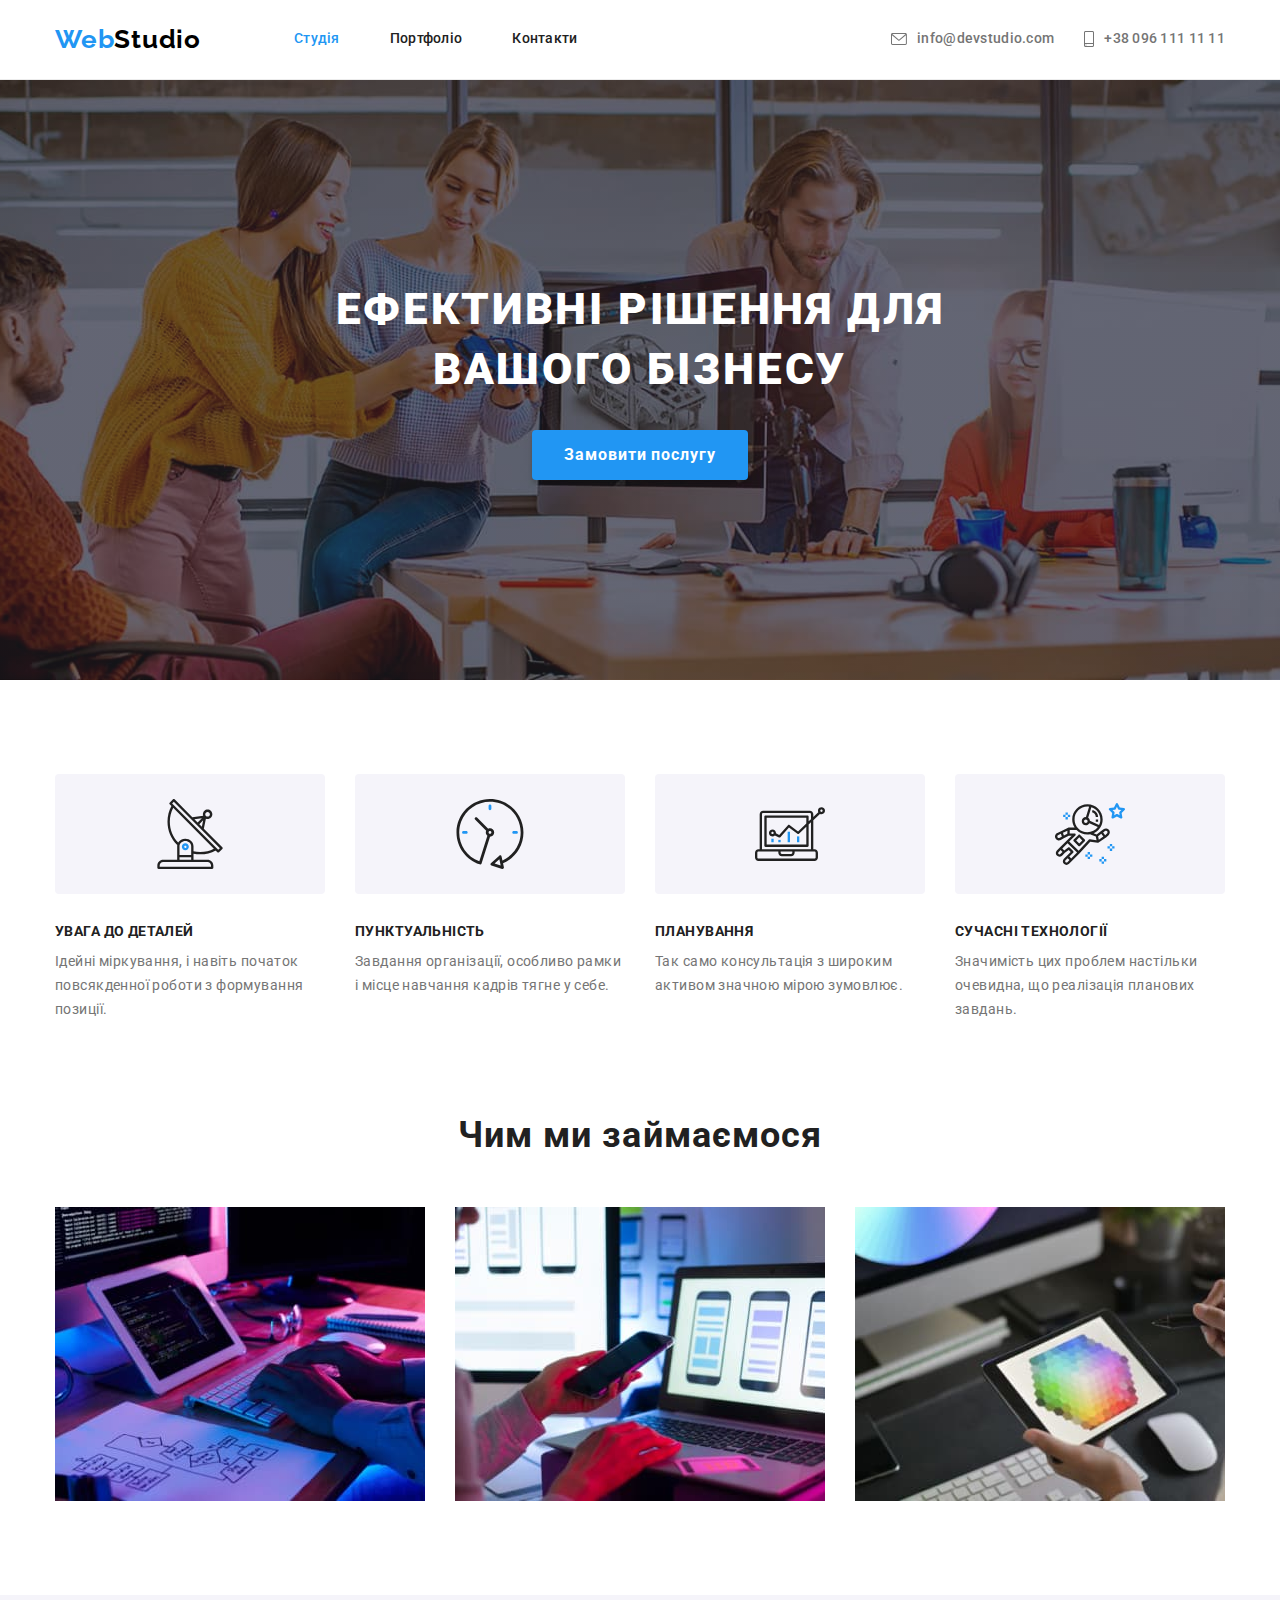
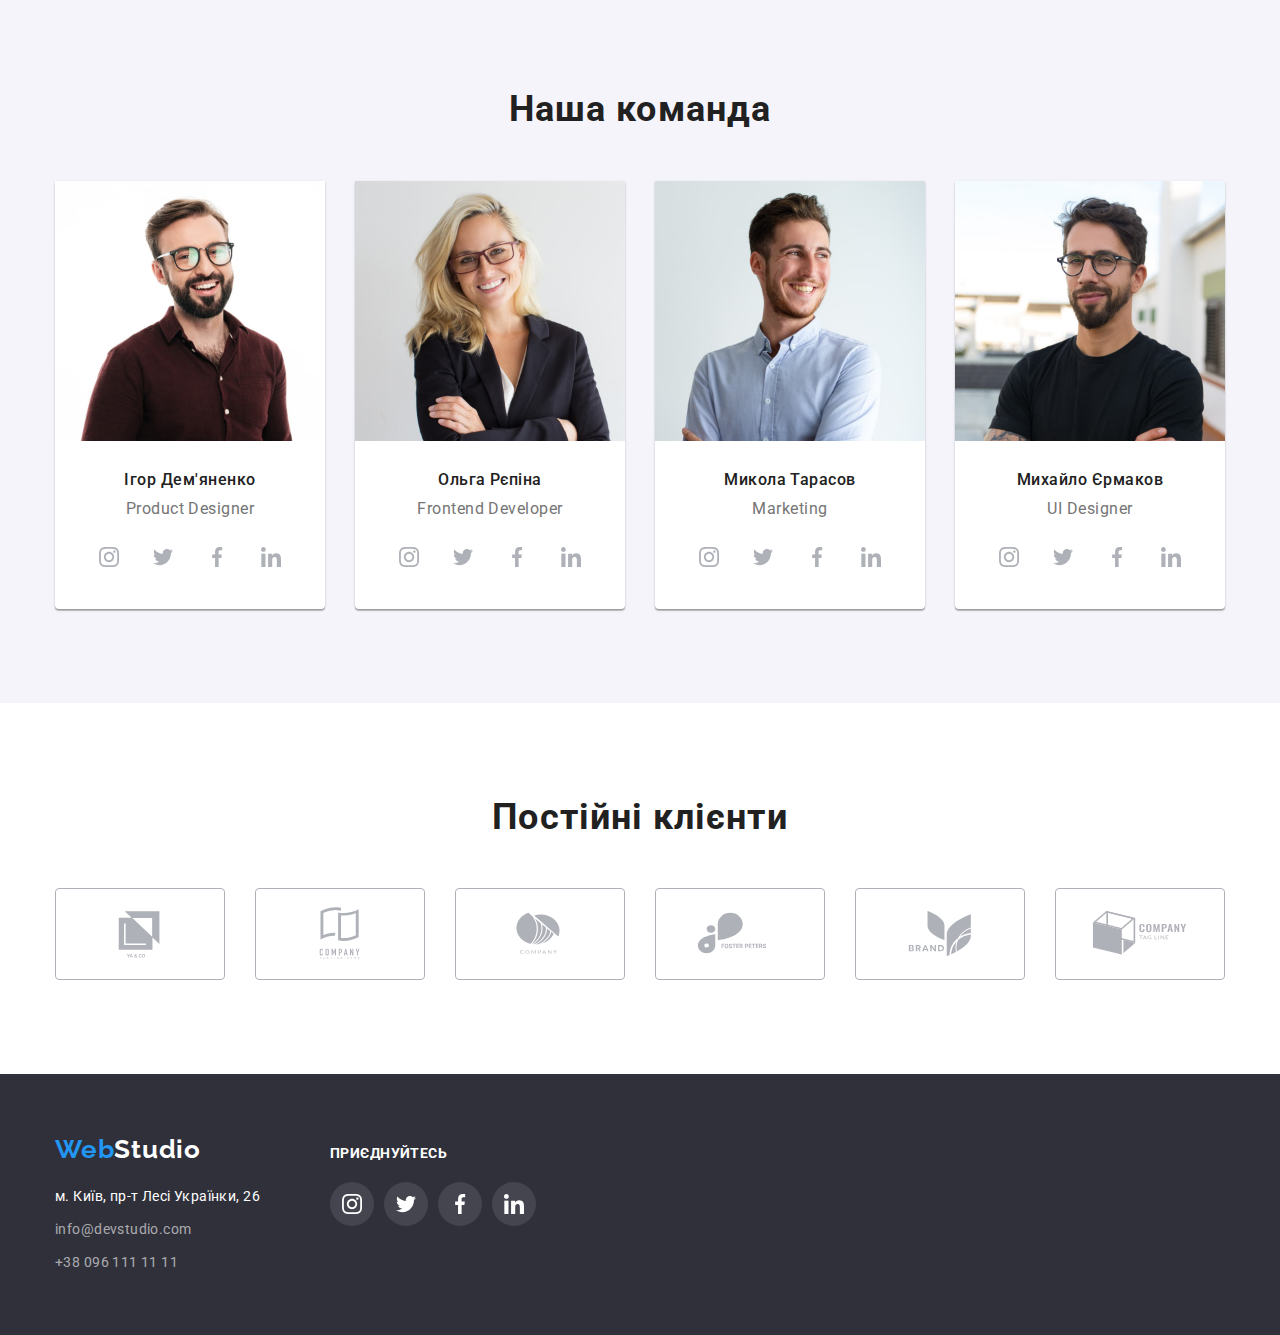
<file: index.html>
<!DOCTYPE html>
<html lang="uk">
  <head>
    <meta charset="UTF-8" />
    <meta name="viewport" content="width=device-width, initial-scale=1.0" />
    <title>WebStudio</title>
    <link rel="preconnect" href="https://fonts.googleapis.com" />
    <link rel="preconnect" href="https://fonts.gstatic.com" crossorigin />
    <link
      href="https://fonts.googleapis.com/css2?family=Raleway:wght@700&family=Roboto:wght@400;500;700;900&display=swap"
      rel="stylesheet"
    />
    <link
      rel="stylesheet"
      href="https://cdnjs.cloudflare.com/ajax/libs/modern-normalize/1.0.0/modern-normalize.min.css"
    />
    <link rel="stylesheet" href="./css/styles.css" />
  </head>
  <body>
    <!--Шапка сайту-->
    <header class="header">
      <div class="container header-container">
        <nav class="header-navigation">
          <a href="./index.html" class="header-logo link"
            ><span class="logo-blue">Web</span>Studio</a
          >

          <ul class="header-menu list">
            <li class="header-menu-item">
              <a href="./index.html" class="header-link link current">Студія</a>
            </li>
            <li class="header-menu-item">
              <a href="./portfolio.html" class="header-link link">Портфоліо</a>
            </li>
            <li class="header-menu-item">
              <a href="" class="header-link link">Контакти</a>
            </li>
          </ul>
        </nav>
        <ul class="header-container list">
          <li class="header-container-item">
            <a href="mailto:info@devstudio.com" class="email link">
              <svg class="header-icon" width="16" height="12">
                <use href="./images/icons.svg#icon-envelope"></use>
              </svg>
              info@devstudio.com</a
            >
          </li>
          <li class="header-container-item">
            <a href="tel:+380961111111" class="tel link">
              <svg class="header-icon" width="10" height="16">
                <use href="./images/icons.svg#icon-smartphone"></use>
              </svg>
              +38 096 111 11 11</a
            >
          </li>
        </ul>
      </div>
    </header>

    <main>
      <!--Герой-->
      <section class="hero section">
        <div class="container">
          <h1 class="hero-title">Ефективні рішення для вашого бізнесу</h1>
          <button type="button" class="hero-btn">Замовити послугу</button>
        </div>
      </section>

      <!--Переваги-->
      <section class="section benefits-container">
        <div class="container">
          <h2 class="hidden-header">Переваги</h2>
          <ul class="benefits list">
            <li class="benefits-list">
              <div class="benefits-wrap">
                <svg class="benefits-icon" width="70" height="70">
                  <use href="./images/icons.svg#icon-antenna"></use>
                </svg>
              </div>
              <h3 class="benefits-title">Увага до деталей</h3>
              <p class="benefits-desc">
                Ідейні міркування, і навіть початок повсякденної роботи з
                формування позиції.
              </p>
            </li>

            <li class="benefits-list">
              <div class="benefits-wrap">
                <svg class="benefits-icon" width="70" height="70">
                  <use href="./images/icons.svg#icon-clock"></use>
                </svg>
              </div>
              <h3 class="benefits-title">Пунктуальність</h3>
              <p class="benefits-desc">
                Завдання організації, особливо рамки і місце навчання кадрів
                тягне у себе.
              </p>
            </li>

            <li class="benefits-list">
              <div class="benefits-wrap">
                <svg class="benefits-icon" width="70" height="70">
                  <use href="./images/icons.svg#icon-diagram"></use>
                </svg>
              </div>
              <h3 class="benefits-title">Планування</h3>
              <p class="benefits-desc">
                Так само консультація з широким активом значною мірою зумовлює.
              </p>
            </li>

            <li class="benefits-list">
              <div class="benefits-wrap">
                <svg class="benefits-icon" width="70" height="70">
                  <use href="./images/icons.svg#icon-astronaut"></use>
                </svg>
              </div>
              <h3 class="benefits-title">Сучасні технології</h3>
              <p class="benefits-desc">
                Значимість цих проблем настільки очевидна, що реалізація
                планових завдань.
              </p>
            </li>
          </ul>
        </div>
      </section>

      <!--Чим ми займаємось-->
      <section class="section">
        <div class="container">
          <h2 class="activity-title">Чим ми займаємося</h2>

          <ul class="activity-list list">
            <li class="activity-list-item">
              <img
                src="./images/box1.jpg"
                alt="Людина працює за комп'ютором"
                width="370"
                height="294"
              />
            </li>

            <li class="activity-list-item">
              <img
                src="./images/box2.jpg"
                alt="Людина з телефоном за комп'ютором"
                width="370"
                height="294"
              />
            </li>

            <li class="activity-list-item">
              <img
                src="./images/box3.jpg"
                alt="Людина вибирає колір на колірному колі"
                width="370"
                height="294"
              />
            </li>
          </ul>
        </div>
      </section>

      <!--Наша команда-->
      <section class="section team">
        <div class="container">
          <h2 class="team-title">Наша команда</h2>
          <ul class="team-list list">
            <li class="team-list-item">
              <img
                src="./images/team1.jpg"
                alt="Фото Ігора Дем'яненко"
                width="270"
                height="260"
              />
              <div class="team-desc">
                <h3 class="team-name">Ігор Дем'яненко</h3>
                <p class="team-job-title" lang="en">Product Designer</p>
                <ul class="team-soc-list list">
                  <li class="team-soc-item">
                    <a href="" class="team-soc-link link">
                      <svg class="team-soc-icon" width="20" height="20">
                        <use href="./images/icons.svg#icon-instagram"></use>
                      </svg>
                    </a>
                  </li>
                  <li class="team-soc-item">
                    <a href="" class="team-soc-link link">
                      <svg class="team-soc-icon" width="20" height="20">
                        <use href="./images/icons.svg#icon-twitter"></use>
                      </svg>
                    </a>
                  </li>
                  <li class="team-soc-item">
                    <a href="" class="team-soc-link link">
                      <svg class="team-soc-icon" width="20" height="20">
                        <use href="./images/icons.svg#icon-facebook"></use>
                      </svg>
                    </a>
                  </li>
                  <li class="team-soc-item">
                    <a href="" class="team-soc-link link">
                      <svg class="team-soc-icon" width="20" height="20">
                        <use href="./images/icons.svg#icon-linkedin"></use>
                      </svg>
                    </a>
                  </li>
                </ul>
              </div>
            </li>

            <li class="team-list-item">
              <img
                src="./images/team2.jpg"
                alt="Фото Ольги Рєпіной"
                width="270"
                height="260"
              />
              <div class="team-desc">
                <h3 class="team-name">Ольга Рєпіна</h3>
                <p class="team-job-title" lang="en">Frontend Developer</p>
                <ul class="team-soc-list list">
                  <li class="team-soc-item">
                    <a href="" class="team-soc-link link">
                      <svg class="team-soc-icon" width="20" height="20">
                        <use href="./images/icons.svg#icon-instagram"></use>
                      </svg>
                    </a>
                  </li>
                  <li class="team-soc-item">
                    <a href="" class="team-soc-link link">
                      <svg class="team-soc-icon" width="20" height="20">
                        <use href="./images/icons.svg#icon-twitter"></use>
                      </svg>
                    </a>
                  </li>
                  <li class="team-soc-item">
                    <a href="" class="team-soc-link link">
                      <svg class="team-soc-icon" width="20" height="20">
                        <use href="./images/icons.svg#icon-facebook"></use>
                      </svg>
                    </a>
                  </li>
                  <li class="team-soc-item">
                    <a href="" class="team-soc-link link">
                      <svg class="team-soc-icon" width="20" height="20">
                        <use href="./images/icons.svg#icon-linkedin"></use>
                      </svg>
                    </a>
                  </li>
                </ul>
              </div>
            </li>

            <li class="team-list-item">
              <img
                src="./images/team3.jpg"
                alt="Фото Миколи Тарасова"
                width="270"
                height="260"
              />
              <div class="team-desc">
                <h3 class="team-name">Микола Тарасов</h3>
                <p class="team-job-title" lang="en">Marketing</p>
                <ul class="team-soc-list list">
                  <li class="team-soc-item">
                    <a href="" class="team-soc-link link">
                      <svg class="team-soc-icon" width="20" height="20">
                        <use href="./images/icons.svg#icon-instagram"></use>
                      </svg>
                    </a>
                  </li>
                  <li class="team-soc-item">
                    <a href="" class="team-soc-link link">
                      <svg class="team-soc-icon" width="20" height="20">
                        <use href="./images/icons.svg#icon-twitter"></use>
                      </svg>
                    </a>
                  </li>
                  <li class="team-soc-item">
                    <a href="" class="team-soc-link link">
                      <svg class="team-soc-icon" width="20" height="20">
                        <use href="./images/icons.svg#icon-facebook"></use>
                      </svg>
                    </a>
                  </li>
                  <li class="team-soc-item">
                    <a href="" class="team-soc-link link">
                      <svg class="team-soc-icon" width="20" height="20">
                        <use href="./images/icons.svg#icon-linkedin"></use>
                      </svg>
                    </a>
                  </li>
                </ul>
              </div>
            </li>

            <li class="team-list-item">
              <img
                src="./images/team4.jpg"
                alt="Фото Михайла Єрмакова"
                width="270"
                height="260"
              />
              <div class="team-desc">
                <h3 class="team-name">Михайло Єрмаков</h3>
                <p class="team-job-title" lang="en">UI Designer</p>
                <ul class="team-soc-list list">
                  <li class="team-soc-item">
                    <a href="" class="team-soc-link link">
                      <svg class="team-soc-icon" width="20" height="20">
                        <use href="./images/icons.svg#icon-instagram"></use>
                      </svg>
                    </a>
                  </li>
                  <li class="team-soc-item">
                    <a href="" class="team-soc-link link">
                      <svg class="team-soc-icon" width="20" height="20">
                        <use href="./images/icons.svg#icon-twitter"></use>
                      </svg>
                    </a>
                  </li>
                  <li class="team-soc-item">
                    <a href="" class="team-soc-link link">
                      <svg class="team-soc-icon" width="20" height="20">
                        <use href="./images/icons.svg#icon-facebook"></use>
                      </svg>
                    </a>
                  </li>
                  <li class="team-soc-item">
                    <a href="" class="team-soc-link link">
                      <svg class="team-soc-icon" width="20" height="20">
                        <use href="./images/icons.svg#icon-linkedin"></use>
                      </svg>
                    </a>
                  </li>
                </ul>
              </div>
            </li>
          </ul>
        </div>
      </section>
      <!--Постійні клієнти-->
      <section class="clients">
        <div class="container">
          <h2 class="clients-title">Постійні клієнти</h2>
          <ul class="clients-list list">
            <li class="clients-item">
              <a href="" class="clients-link link">
                <svg class="clients-icon" width="106" height="60">
                  <use href="./images/icons.svg#icon-Logo1"></use>
                </svg>
              </a>
            </li>
            <li class="clients-item">
              <a href="" class="clients-link link">
                <svg class="clients-icon" width="106" height="60">
                  <use href="./images/icons.svg#icon-Logo2"></use>
                </svg>
              </a>
            </li>
            <li class="clients-item">
              <a href="" class="clients-link link">
                <svg class="clients-icon" width="106" height="60">
                  <use href="./images/icons.svg#icon-Logo3"></use>
                </svg>
              </a>
            </li>
            <li class="clients-item">
              <a href="" class="clients-link link">
                <svg class="clients-icon" width="106" height="60">
                  <use href="./images/icons.svg#icon-Logo4"></use>
                </svg>
              </a>
            </li>
            <li class="clients-item">
              <a href="" class="clients-link link">
                <svg class="clients-icon" width="106" height="60">
                  <use href="./images/icons.svg#icon-Logo5"></use>
                </svg>
              </a>
            </li>
            <li class="clients-item">
              <a href="" class="clients-link link">
                <svg class="clients-icon" width="106" height="60">
                  <use href="./images/icons.svg#icon-Logo6"></use>
                </svg>
              </a>
            </li>
          </ul>
        </div>
      </section>
    </main>

    <!--Футер-->
    <footer class="footer">
      <div class="container footer-box">
        <div class="address-wrap">
          <a href="./index.html" class="footer-logo link"
            ><span class="logo-blue">Web</span>Studio</a
          >
          <address class="address">
            <ul class="footer-list list">
              <li class="footer-list-item">
                <a
                  href="https://goo.gl/maps/aMhtWL836HwHcXeD8"
                  target="_blank"
                  class="address-footer link"
                  rel="noopener noreferrel nofollow"
                  >м. Київ, пр-т Лесі Українки, 26</a
                >
              </li>
              <li class="footer-list-item">
                <a href="mailto:info@devstudio.com" class="footer-email link"
                  >info@devstudio.com</a
                >
              </li>
              <li class="footer-list-item">
                <a href="tel:+380961111111" class="footer-tel link"
                  >+38 096 111 11 11</a
                >
              </li>
            </ul>
          </address>
        </div>
        <div class="soc-wrap">
          <p class="share-header">приєднуйтесь</p>
          <ul class="footer-soc-list list">
            <li class="footer-soc-item">
              <a href="" class="footer-soc-link link">
                <svg class="footer-soc-icon" width="20" height="20">
                  <use href="./images/icons.svg#icon-instagram"></use>
                </svg>
              </a>
            </li>
            <li class="footer-soc-item">
              <a href="" class="footer-soc-link link">
                <svg class="footer-soc-icon" width="20" height="20">
                  <use href="./images/icons.svg#icon-twitter"></use>
                </svg>
              </a>
            </li>
            <li class="footer-soc-item">
              <a href="" class="footer-soc-link link">
                <svg class="footer-soc-icon" width="20" height="20">
                  <use href="./images/icons.svg#icon-facebook"></use>
                </svg>
              </a>
            </li>
            <li class="footer-soc-item">
              <a href="" class="footer-soc-link link">
                <svg class="footer-soc-icon" width="20" height="20">
                  <use href="./images/icons.svg#icon-linkedin"></use>
                </svg>
              </a>
            </li>
          </ul>
        </div>
      </div>
    </footer>
  </body>
</html>
</file>
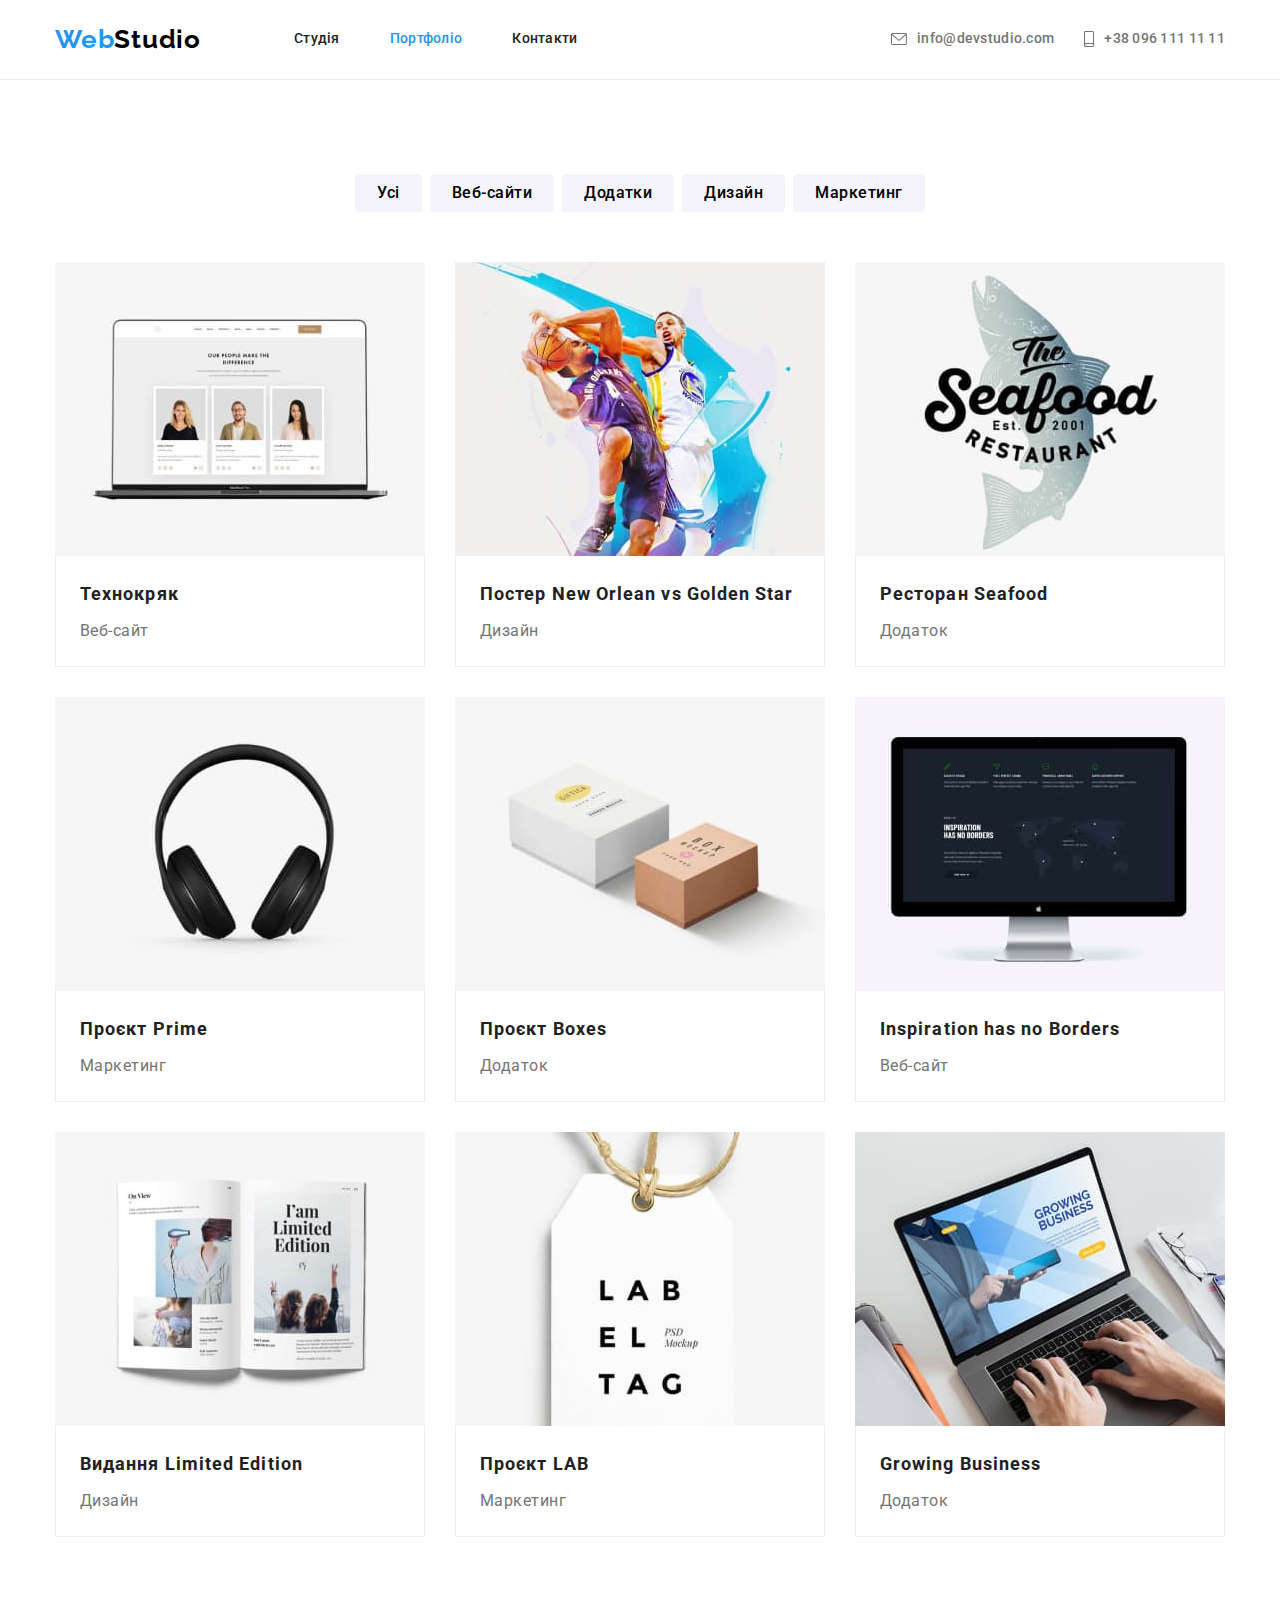
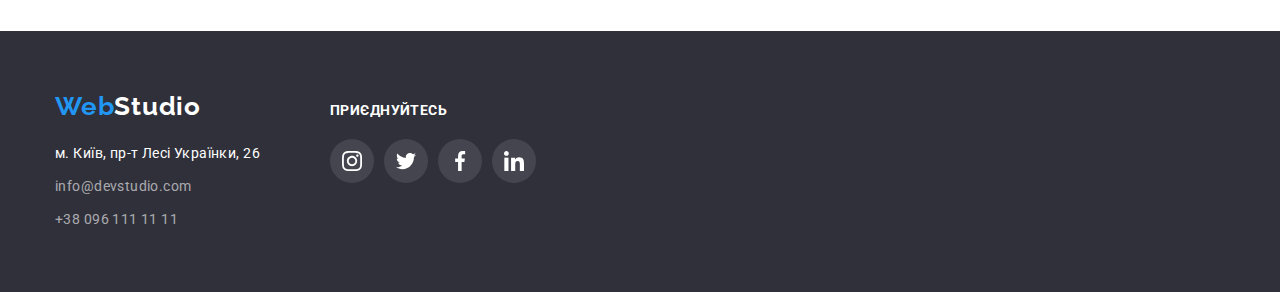
<file: portfolio.html>
<!DOCTYPE html>
<html lang="uk">
  <head>
    <meta charset="UTF-8" />
    <meta name="viewport" content="width=device-width, initial-scale=1.0" />
    <title>WebStudio</title>
    <link rel="preconnect" href="https://fonts.googleapis.com" />
    <link rel="preconnect" href="https://fonts.gstatic.com" crossorigin />
    <link
      href="https://fonts.googleapis.com/css2?family=Raleway:wght@700&family=Roboto:wght@400;500;700;900&display=swap"
      rel="stylesheet"
    />
    <link
      rel="stylesheet"
      href="https://cdnjs.cloudflare.com/ajax/libs/modern-normalize/1.0.0/modern-normalize.min.css"
    />
    <link rel="stylesheet" href="./css/styles.css" />
  </head>
  <body>
    <!--Шапка сайту-->
    <header class="header">
      <div class="container header-container">
        <nav class="header-navigation">
          <a href="./index.html" class="header-logo link"
            ><span class="logo-blue">Web</span>Studio</a
          >

          <ul class="header-menu list">
            <li class="header-menu-item">
              <a href="./index.html" class="header-link link">Студія</a>
            </li>
            <li class="header-menu-item">
              <a href="./portfolio.html" class="header-link link current"
                >Портфоліо</a
              >
            </li>
            <li class="header-menu-item">
              <a href="" class="header-link link">Контакти</a>
            </li>
          </ul>
        </nav>
        <ul class="header-container list">
          <li class="header-container-item">
            <a href="mailto:info@devstudio.com" class="email link">
              <svg class="header-icon" width="16" height="12">
                <use href="./images/icons.svg#icon-envelope"></use>
              </svg>
              info@devstudio.com</a
            >
          </li>
          <li class="header-container-item">
            <a href="tel:+380961111111" class="tel link">
              <svg class="header-icon" width="10" height="16">
                <use href="./images/icons.svg#icon-smartphone"></use>
              </svg>
              +38 096 111 11 11</a
            >
          </li>
        </ul>
      </div>
    </header>

    <main>
      <!--Фільтер-->
      <section class="section">
        <div class="container project-container">
          <h1 class="hidden-header">Our projects</h1>
          <ul class="filter list">
            <li class="filter-item">
              <button type="button" class="filter-btn">Усі</button>
            </li>
            <li class="filter-item">
              <button type="button" class="filter-btn">Веб-сайти</button>
            </li>
            <li class="filter-item">
              <button type="button" class="filter-btn">Додатки</button>
            </li>
            <li class="filter-item">
              <button type="button" class="filter-btn">Дизайн</button>
            </li>
            <li class="filter-item">
              <button type="button" class="filter-btn">Маркетинг</button>
            </li>
          </ul>
          <!--Наші проєкти-->
          <ul class="project-list list">
            <li class="project-list-item">
              <img
                src="./images/product1.jpg"
                alt="Фото ноутбуку"
                width="370"
                height="294"
              />
              <div class="card-bottom">
                <h3 class="project-name">Технокряк</h3>
                <p class="project-type">Веб-сайт</p>
              </div>
            </li>
            <li class="project-list-item">
              <img
                src="./images/product2.jpg"
                alt="Постер з баскетболістами"
                width="370"
                height="294"
              />
              <div class="card-bottom">
                <h3 class="project-name">Постер New Orlean vs Golden Star</h3>
                <p class="project-type">Дизайн</p>
              </div>
            </li>
            <li class="project-list-item">
              <img
                src="./images/product3.jpg"
                alt="Логотип ресторану"
                width="370"
                height="294"
              />
              <div class="card-bottom">
                <h3 class="project-name">Ресторан Seafood</h3>
                <p class="project-type">Додаток</p>
              </div>
            </li>
            <li class="project-list-item">
              <img
                src="./images/product4.jpg"
                alt="Навушники"
                width="370"
                height="294"
              />
              <div class="card-bottom">
                <h3 class="project-name">Проєкт Prime</h3>
                <p class="project-type">Маркетинг</p>
              </div>
            </li>
            <li class="project-list-item">
              <img
                src="./images/product5.jpg"
                alt="Фото двох коробок"
                width="370"
                height="294"
              />
              <div class="card-bottom">
                <h3 class="project-name">Проєкт Boxes</h3>
                <p class="project-type">Додаток</p>
              </div>
            </li>
            <li class="project-list-item">
              <img
                src="./images/product6.jpg"
                alt="Фото монітору компьютера"
                width="370"
                height="294"
              />
              <div class="card-bottom">
                <h3 class="project-name">Inspiration has no Borders</h3>
                <p class="project-type">Веб-сайт</p>
              </div>
            </li>
            <li class="project-list-item">
              <img
                src="./images/product7.jpg"
                alt="Фотографія книжки"
                width="370"
                height="294"
              />
              <div class="card-bottom">
                <h3 class="project-name">Видання Limited Edition</h3>
                <p class="project-type">Дизайн</p>
              </div>
            </li>
            <li class="project-list-item">
              <img
                src="./images/product8.jpg"
                alt="Фото ярлику"
                width="370"
                height="294"
              />
              <div class="card-bottom">
                <h3 class="project-name">Проєкт LAB</h3>
                <p class="project-type">Маркетинг</p>
              </div>
            </li>
            <li class="project-list-item">
              <img
                src="./images/product9.jpg"
                alt="Людина працює за ноутбуком"
                width="370"
                height="294"
              />
              <div class="card-bottom">
                <h3 class="project-name">Growing Business</h3>
                <p class="project-type">Додаток</p>
              </div>
            </li>
          </ul>
        </div>
      </section>
    </main>

    <!--Футер-->
    <footer class="footer">
      <div class="container footer-box">
        <div class="address-wrap">
          <a href="./index.html" class="footer-logo link"
            ><span class="logo-blue">Web</span>Studio</a
          >
          <address class="address">
            <ul class="footer-list list">
              <li class="footer-list-item">
                <a
                  href="https://goo.gl/maps/aMhtWL836HwHcXeD8"
                  target="_blank"
                  class="address-footer link"
                  rel="noopener noreferrel nofollow"
                  >м. Київ, пр-т Лесі Українки, 26</a
                >
              </li>
              <li class="footer-list-item">
                <a href="mailto:info@devstudio.com" class="footer-email link"
                  >info@devstudio.com</a
                >
              </li>
              <li class="footer-list-item">
                <a href="tel:+380961111111" class="footer-tel link"
                  >+38 096 111 11 11</a
                >
              </li>
            </ul>
          </address>
        </div>
        <div class="soc-wrap">
          <p class="share-header">приєднуйтесь</p>
          <ul class="footer-soc-list list">
            <li class="footer-soc-item">
              <a href="" class="footer-soc-link link">
                <svg class="footer-soc-icon" width="20" height="20">
                  <use href="./images/icons.svg#icon-instagram"></use>
                </svg>
              </a>
            </li>
            <li class="footer-soc-item">
              <a href="" class="footer-soc-link link">
                <svg class="footer-soc-icon" width="20" height="20">
                  <use href="./images/icons.svg#icon-twitter"></use>
                </svg>
              </a>
            </li>
            <li class="footer-soc-item">
              <a href="" class="footer-soc-link link">
                <svg class="footer-soc-icon" width="20" height="20">
                  <use href="./images/icons.svg#icon-facebook"></use>
                </svg>
              </a>
            </li>
            <li class="footer-soc-item">
              <a href="" class="footer-soc-link link">
                <svg class="footer-soc-icon" width="20" height="20">
                  <use href="./images/icons.svg#icon-linkedin"></use>
                </svg>
              </a>
            </li>
          </ul>
        </div>
      </div>
    </footer>
  </body>
</html>
</file>
<file: css/styles.css>
/*Global styles*/
:root {
    --primary-text-color: #212121;
    --secondary-text-color: #757575;
    --accent-color: #2196F3;
    --primary-background-color: #ffffff;
    --secondary-background-color: #2F303A;
    
}
h1,
h2,
h3,
h4,
h5,
h6,
p {
    margin: 0;
}
ul {
    margin: 0;
    padding-left: 0;
}
img {
    display: block;
}
address {
    font-style: normal;
}
body {
    font-family: 'Roboto', sans-serif;
    color: var(--primary-text-color);
    background-color: var(--primary-background-color);
}
.list {
    list-style: none;
}
.link {
    text-decoration: none;
}
.container {
    width: 1200px;
    padding: 0 15px;
    margin: 0 auto;
}
.section {
    padding-top: 94px;
    padding-bottom: 94px;
}

/*---------------Шапка сайту---------------*/
.header-logo {
    font-family: 'Raleway', sans-serif;
    color: #000000;
    font-weight: 700;
    font-size: 26px;
    line-height: 1.19;
    letter-spacing: 0.03em;
    margin-right: 93px;
}
.logo-blue {
    color: var(--accent-color);

}
.header {
    padding-top: 24px;
    padding-bottom: 24px;
    border-bottom: 1px solid #ECECEC;
}
.header-navigation {
    display: flex;
    align-items: center;
    margin-right: auto;
}
.header-menu {
    display: flex;
    gap: 50px;
}
.header-container {
    display: flex;
    align-items: center;
    justify-content: center;
}
.header-link {
    font-weight: 500;
    font-size: 14px;
    line-height: 1.14;
    letter-spacing: 0.02em;
    color: inherit;
    display: flex;
    align-items: center;
    justify-content: center;
}
.header-link:hover,
.header-link:focus {
    color: var(--accent-color);
}
.header-link.current {
    color: var(--accent-color);
}
.tel,
.email {
    font-size: 14px;
    font-weight: 500;
    line-height: 1.14;
    letter-spacing: 0.02em;
    color: var(--secondary-text-color);
    display: flex;
    align-items: center;
    gap: 10px;
}
.tel:hover,
.tel:focus,
.email:hover,
.email:focus {
    color: var(--accent-color);
}
.tel {
    margin-left: 30px;;
}
.header-icon {
    fill: var(--secondary-text-color);
}
.email:hover .header-icon,
.email:focus .header-icon,
.tel:hover .header-icon,
.tel:focus .header-icon {
    fill: var(--accent-color)
}

/*---------------Герой---------------*/
.hero {
    background-color: var(--secondary-background-color);
    background-image: linear-gradient(
        rgba(47, 48, 58, 0.4),
        rgba(47, 48, 58, 0.4)
        ),
         url(../images/backgroundimg.jpg);
    background-repeat: no-repeat;
    background-position: center;
    background-size: cover;
    max-width: 1600px;
    margin: 0 auto;
    padding-top: 200px;
    padding-bottom: 200px;
}
.hero-title {
    font-weight: 900;
    font-size: 44px;
    line-height: 1.36;
    max-width: 696px;
    text-align: center;
    letter-spacing: 0.06em;
    text-transform: uppercase;
    color: #ffffff;
    margin: auto;
    margin-bottom: 30px;
}
.hero-btn {
    font-weight: 700;
    font-size: 16px;
    line-height: 1.88;
    display: block;
    align-items: center;
    text-align: center;
    letter-spacing: 0.06em;
    color: #ffffff;
    background-color: var(--accent-color);
    box-shadow: 0px 4px 4px rgba(0, 0, 0, 0.15);
    border-radius: 4px;
    border-style: none;
    cursor: pointer;
    padding: 10px 32px;
    margin: auto;
}

/*---------------Переваги---------------*/
.benefits-title {
    font-size: 14px;
    line-height: 1.14;
    letter-spacing: 0.03em;
    text-transform: uppercase;
    margin-bottom: 10px;
}
.benefits-desc {
    font-size: 14px;
    line-height: 1.71;
    letter-spacing: 0.03em;
    color: var(--secondary-text-color)
}
.benefits {
    display: flex;
    gap: 30px;
}
.benefits-list {
    width: calc((100% - 90px)/4);
}
.benefits-container {
    padding-bottom: 0;
}
.benefits-wrap {
    height: 120px;
    background-color: #F5F4FA;
    border-radius: 4px;
    margin-bottom: 30px;
    display: flex;
    align-items: center;
    justify-content: center;
}

/*---------------Чим ми займаємось---------------*/
.activity-title,
.team-title,
.clients-title {
    font-size: 36px;
    line-height: 1.16;
    text-align: center;
    letter-spacing: 0.03em;
    margin-bottom: 50px;
}
.activity-list {
    display: flex;
    gap: 30px;
}

/*---------------Наша команда---------------*/
.team {
    background-color: #F5F4FA;
}
.team-name,
.team-job-title {
    font-size: 16px;
    line-height: 1.18;
    letter-spacing: 0.03em;
    text-align: center;
}
.team-name {
    font-weight: 500;
    margin-bottom: 10px;
}
.team-desc {
    padding-top: 30px;
    padding-bottom: 30px;
}
.team-job-title {
    color: var(--secondary-text-color);
    margin-bottom: 16px;
}
.team-list {
    display: flex;
    gap: 30px;  
}
.team-list-item {
    box-shadow: 0px 1px 3px rgba(0, 0, 0, 0.12), 0px 1px 1px rgba(0, 0, 0, 0.14), 0px 2px 1px rgba(0, 0, 0, 0.2);
    border-radius: 0px 0px 4px 4px;
    background-color: var(--primary-background-color);
}
.team-soc-list {
    display: flex;
    gap: 10px;
    align-items: center;
    padding-left: 32px;
    padding-right: 32px;
}
.team-soc-item {
    width: 44px;
    height: 44px;
}
.team-soc-link {
    width: 100%;
    height: 100%;
    border-radius: 50%;
    background-color: transparent;
    display: flex;
    align-items: center;
    justify-content: center;
}
.team-soc-icon {
    fill: #AFB1B8;
}
.team-soc-link:hover,
.team-soc-link:focus {
    background-color: var(--accent-color);
}
.team-soc-link:hover .team-soc-icon,
.team-soc-link:focus .team-soc-icon {
    fill:#FFFFFF;
}

/*---------------Постійні клієнти---------------*/
.clients {
    padding-top: 94px;
    padding-bottom: 94px;
}
.clients-list {
    display: flex;
    gap: 30px;
}
.clients-item {
    width: 170px;
    height: 92px;
}
.clients-link {
    width: 100%;
    height: 100%;
    border: 1px solid #AFB1B8;
    border-radius: 4px;
    background-color: transparent;
    display: flex;
    align-items: center;
    justify-content: center;
}
.clients-icon {
    fill: #AFB1B8;
}
.clients-link:hover .clients-icon,
.clients-link:focus .clients-icon {
    fill: var(--accent-color);
}
.clients-link:hover,
.clients-link:focus {
    border-color: var(--accent-color)
}

/*---------------Футер---------------*/
.footer {
    font-style: normal;
    background-color: var(--secondary-background-color);
    padding-top: 60px;
    padding-bottom: 60px;
}
.footer-logo {
    font-family: 'Raleway', sans-serif;
    color: #FFFFFF;
    font-weight: 700;
    font-size: 26px;
    line-height: 1.19;
    letter-spacing: 0.03em;
    margin-bottom: 20px;
    display: block;
}
.address-footer,
.footer-email,
.footer-tel {
    font-size: 14px;
    font-weight: 400px;
    line-height: 1.71;
    letter-spacing: 0.03em;
    color: rgba(255, 255, 255, 0.6);
}
.address-footer {
    color: #FFFFFF;
}
.footer-email:hover,
.footer-email:focus {
    color: var(--accent-color);
}
.footer-tel:hover,
.footer-tel:focus {
    color: var(--accent-color);
}
.footer-list-item:not(:last-child) {
    margin-bottom: 9px;
}
.share-header {
    font-weight: 700;
    font-size: 14px;
    line-height: 1.14;
    letter-spacing: 0.03em;
    text-transform: uppercase;
    color: #FFFFFF;
    margin-bottom: 20px;
}
.footer-box {
    display: flex;
    gap: 70px;
    align-items: baseline;
}
.footer-soc-list {
    display: flex;
    gap: 10px;
}
.footer-soc-item {
    width: 44px;
    height: 44px;
}
.footer-soc-link {
    width: 100%;
    height: 100%;
    border-radius: 50%;
    background-color: rgba(255, 255, 255, 0.1);;
    display: flex;
    align-items: center;
    justify-content: center;
}
.footer-soc-icon {
   fill: #FFFFFF;
}
.footer-soc-link:hover,
.footer-soc-link:focus {
    background-color: var(--accent-color);
}

/*---------------Фільтер---------------*/
.hidden-header {
    position: absolute;
    width: 1px;
    height: 1px;
    margin: -1px;
    border: 0;
    padding: 0;
    
    white-space: nowrap;
    clip-path: inset(100%);
    clip: rect(0 0 0 0);
    overflow: hidden;
}
.filter {
    display: flex;
    justify-content: center;
    gap: 8px;
    margin-bottom: 50px;
}
.filter-btn {
    font-family: 'Roboto', sans-serif;
    font-weight: 500;
    font-size: 16px;
    line-height: 1.62;
    text-align: center;
    letter-spacing: 0.03em;
    background: #F5F4FA;
    border-radius: 4px;
    border-style: none;
    cursor: pointer;
    padding: 6px 22px;
}
.filter-btn:hover,
.filter-btn:focus {
    background-color: var(--accent-color);
    box-shadow: 0px 3px 1px rgba(0, 0, 0, 0.1), 0px 1px 2px rgba(0, 0, 0, 0.08), 0px 2px 2px rgba(0, 0, 0, 0.12);
    border-radius: 4px;
    font-weight: 500;
    font-size: 16px;
    line-height: 1.62;
    text-align: center;
    letter-spacing: 0.03em;
    color: #FFFFFF;
}
/*---------------Наші проєкти---------------*/
.project-list {
    display: flex;
    flex-wrap: wrap;
    gap: 30px;
}

.project-list-item {
    background-color: var(--primary-background-color);
}
.project-list-item:hover {
    box-shadow: 0px 1px 1px rgba(0, 0, 0, 0.12),
     0px 4px 4px rgba(0, 0, 0, 0.06),
     1px 4px 6px rgba(0, 0, 0, 0.16);
     cursor: pointer;
}
.card-bottom {
    border: 1px solid #EEEEEE;
    border-top: none;
}
.project-name {
    font-size: 18px;
    line-height: 2.00;
    letter-spacing: 0.06em;
    padding: 20px 24px 0px 24px;
    margin-bottom: 4px;
    
}
.project-type {
    font-size: 16px;
    line-height: 1.88;
    letter-spacing: 0.03em;
    color: var(--secondary-text-color);
    padding: 0 24px 20px 24px;
}
</file>
